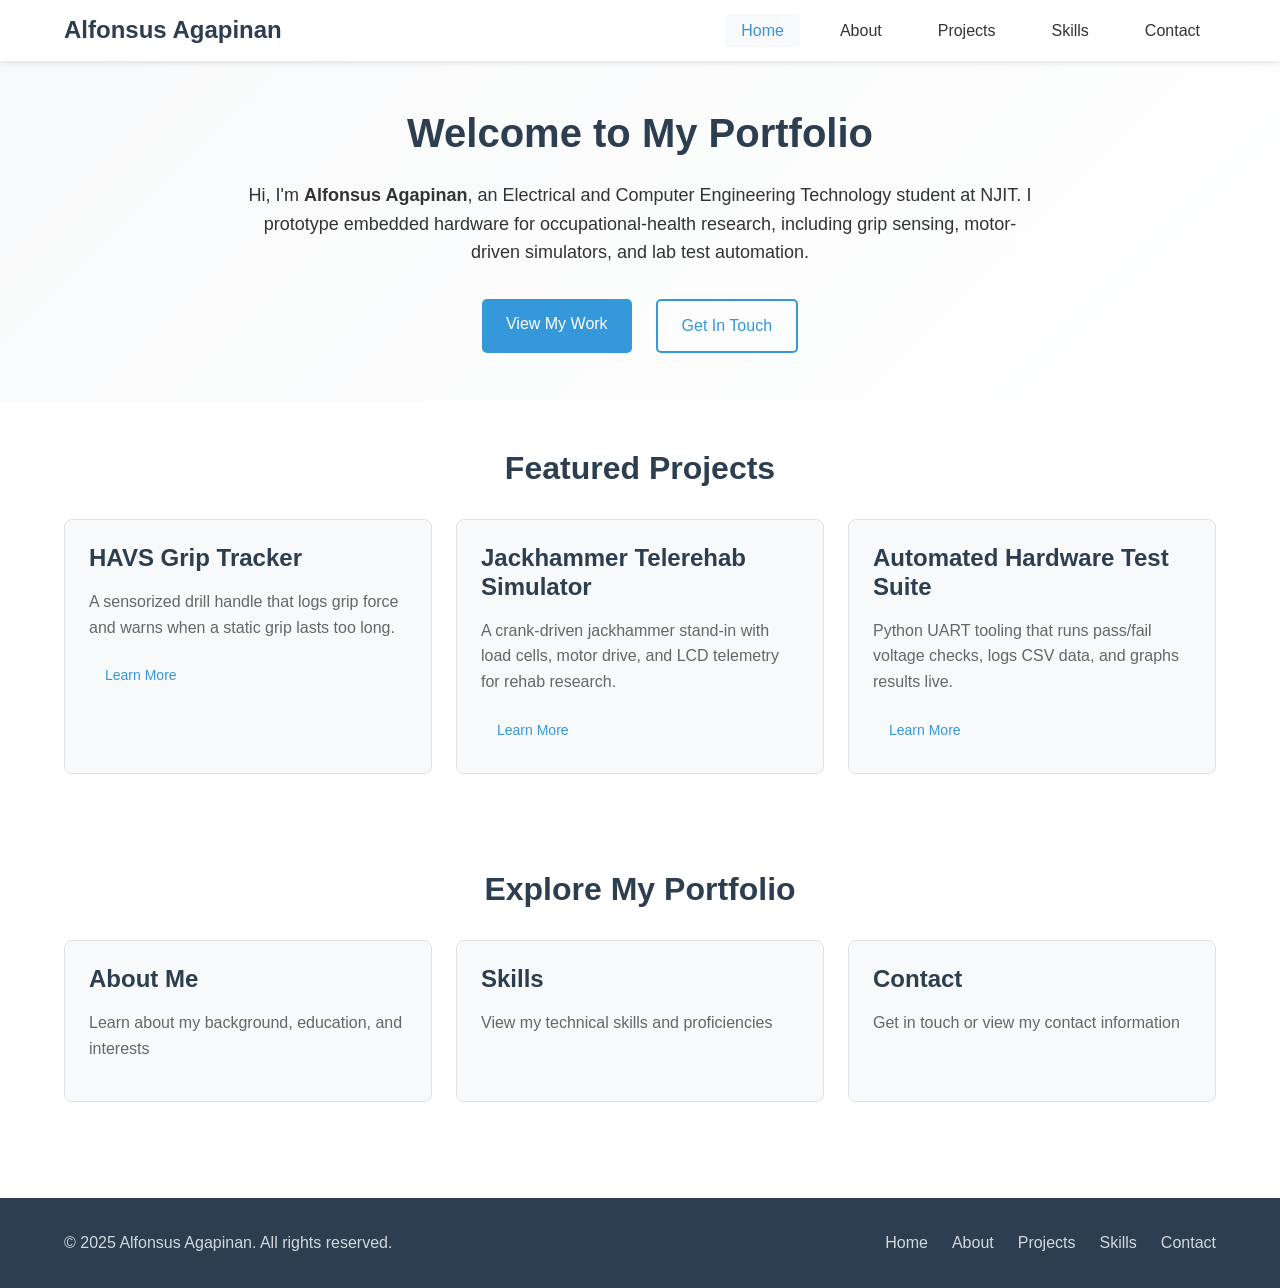
<file: index.html>
<!DOCTYPE html>
<html lang="en">
<head>
    <meta charset="UTF-8">
    <meta name="viewport" content="width=device-width, initial-scale=1.0">
    <meta name="description" content="Personal Portfolio Website - Home">
    <title>Home - Portfolio</title>
    <link rel="stylesheet" href="styles/style.css">
</head>
<body>
    <header>
        <div class="container">
            <div class="logo">
                <h1>Alfonsus Agapinan</h1>
            </div>
            <nav>
                <button class="hamburger" aria-label="Toggle navigation">
                    <span></span>
                    <span></span>
                    <span></span>
                </button>
                <ul class="nav-menu">
                    <li><a href="index.html" class="active">Home</a></li>
                    <li><a href="about.html">About</a></li>
                    <li><a href="projects.html">Projects</a></li>
                    <li><a href="skills.html">Skills</a></li>
                    <li><a href="contact.html">Contact</a></li>
                </ul>
            </nav>
        </div>
    </header>

    <main>
        <section class="hero">
            <div class="container">
                <div class="hero-content">
                    <h2>Welcome to My Portfolio</h2>
                    <p class="intro-text">
                        Hi, I'm <strong>Alfonsus Agapinan</strong>, an Electrical and Computer Engineering Technology student at NJIT.
                        I prototype embedded hardware for occupational-health research, including grip sensing, motor-driven simulators, and lab test automation.
                    </p>
                    <div class="cta-buttons">
                        <a href="projects.html" class="btn btn-primary">View My Work</a>
                        <a href="contact.html" class="btn btn-secondary">Get In Touch</a>
                    </div>
                </div>
            </div>
        </section>

        <section class="featured">
            <div class="container">
                <h2>Featured Projects</h2>
                <div class="featured-grid">
                    <div class="featured-card">
                        <h3>HAVS Grip Tracker</h3>
                        <p>A sensorized drill handle that logs grip force and warns when a static grip lasts too long.</p>
                        <a href="projects.html" class="btn btn-small">Learn More</a>
                    </div>
                    <div class="featured-card">
                        <h3>Jackhammer Telerehab Simulator</h3>
                        <p>A crank-driven jackhammer stand-in with load cells, motor drive, and LCD telemetry for rehab research.</p>
                        <a href="projects.html" class="btn btn-small">Learn More</a>
                    </div>
                    <div class="featured-card">
                        <h3>Automated Hardware Test Suite</h3>
                        <p>Python UART tooling that runs pass/fail voltage checks, logs CSV data, and graphs results live.</p>
                        <a href="projects.html" class="btn btn-small">Learn More</a>
                    </div>
                </div>
            </div>
        </section>

        <section class="quick-links">
            <div class="container">
                <h2>Explore My Portfolio</h2>
                <div class="links-grid">
                    <a href="about.html" class="link-card">
                        <h3>About Me</h3>
                        <p>Learn about my background, education, and interests</p>
                    </a>
                    <a href="skills.html" class="link-card">
                        <h3>Skills</h3>
                        <p>View my technical skills and proficiencies</p>
                    </a>
                    <a href="contact.html" class="link-card">
                        <h3>Contact</h3>
                        <p>Get in touch or view my contact information</p>
                    </a>
                </div>
            </div>
        </section>
    </main>

    <footer>
        <div class="container">
            <p>&copy; 2025 Alfonsus Agapinan. All rights reserved.</p>
            <div class="footer-links">
                <a href="index.html">Home</a>
                <a href="about.html">About</a>
                <a href="projects.html">Projects</a>
                <a href="skills.html">Skills</a>
                <a href="contact.html">Contact</a>
            </div>
        </div>
    </footer>

    <script src="scripts/main.js"></script>
</body>
</html>
</file>
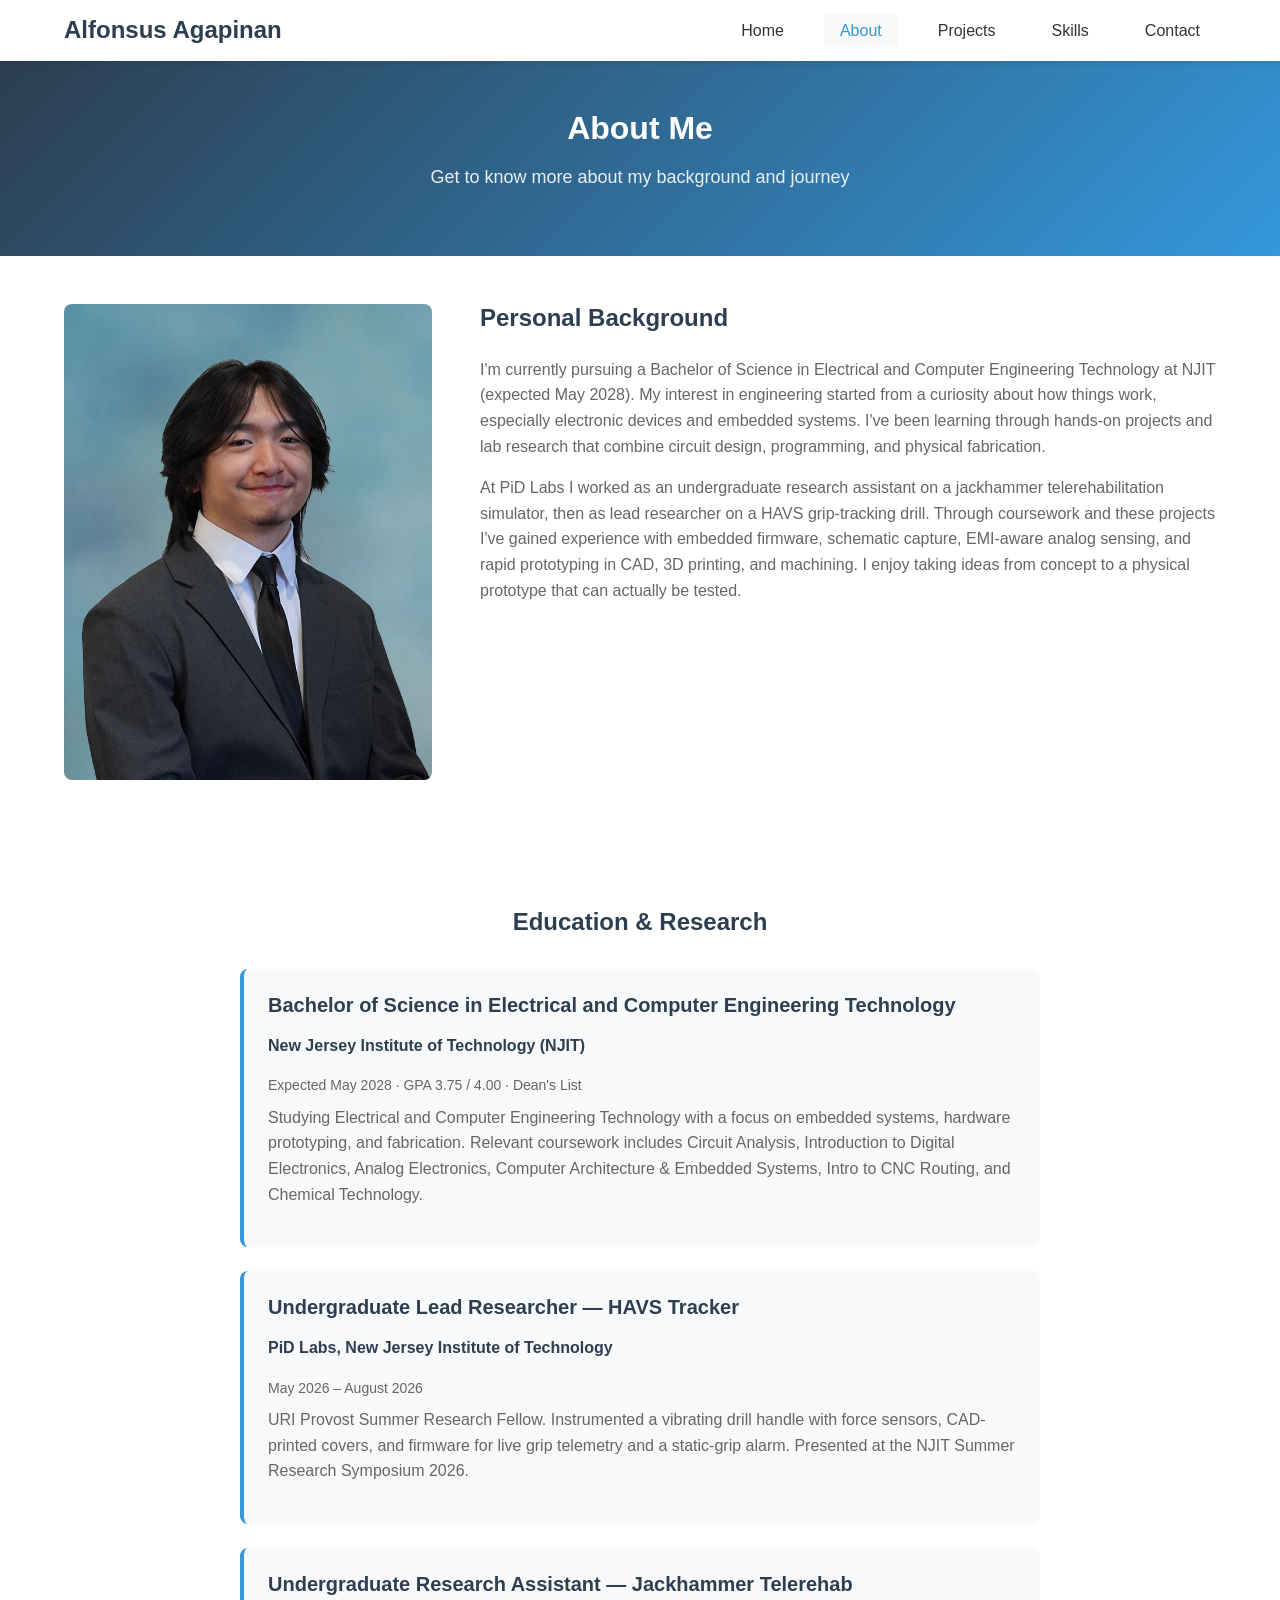
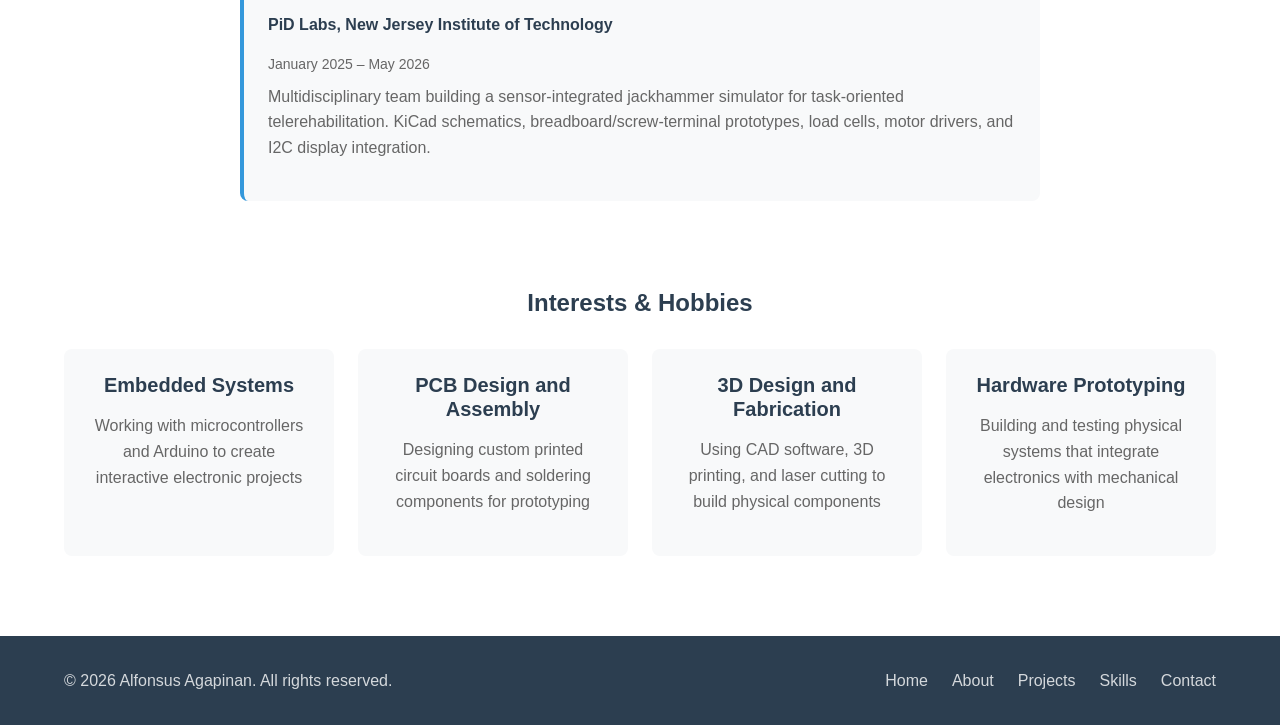
<file: about.html>
<!DOCTYPE html>
<html lang="en">
<head>
    <meta charset="UTF-8">
    <meta name="viewport" content="width=device-width, initial-scale=1.0">
    <meta name="description" content="About Me - Personal Background and Education">
    <title>About Me - Portfolio</title>
    <link rel="stylesheet" href="styles/style.css">
</head>
<body>
    <header>
        <div class="container">
            <div class="logo">
                <h1>Alfonsus Agapinan</h1>
            </div>
            <nav>
                <button class="hamburger" aria-label="Toggle navigation">
                    <span></span>
                    <span></span>
                    <span></span>
                </button>
                <ul class="nav-menu">
                    <li><a href="index.html">Home</a></li>
                    <li><a href="about.html" class="active">About</a></li>
                    <li><a href="projects.html">Projects</a></li>
                    <li><a href="skills.html">Skills</a></li>
                    <li><a href="contact.html">Contact</a></li>
                </ul>
            </nav>
        </div>
    </header>

    <main>
        <section class="page-header">
            <div class="container">
                <h2>About Me</h2>
                <p class="page-subtitle">Get to know more about my background and journey</p>
            </div>
        </section>

        <section class="about-content">
            <div class="container">
                <div class="about-grid">
                    <div class="about-image">
                        <img src="assets/images/bestportrait.png" alt="Alfonsus Agapinan" class="profile-photo">
                    </div>
                    <div class="about-text">
                        <h3>Personal Background</h3>
                        <p>
                            I'm currently pursuing a Bachelor of Science in Electrical and Computer Engineering Technology at NJIT
                            (expected May 2028). My interest in engineering started from a curiosity about how things work, especially
                            electronic devices and embedded systems. I've been learning through hands-on projects and lab research
                            that combine circuit design, programming, and physical fabrication.
                        </p>
                        <p>
                            At PiD Labs I worked as an undergraduate research assistant on a jackhammer telerehabilitation
                            simulator, then as lead researcher on a HAVS grip-tracking drill. Through coursework and these
                            projects I've gained experience with embedded firmware, schematic capture, EMI-aware analog sensing,
                            and rapid prototyping in CAD, 3D printing, and machining. I enjoy taking ideas from concept to a
                            physical prototype that can actually be tested.
                        </p>
                    </div>
                </div>
            </div>
        </section>

        <section class="education">
            <div class="container">
                <h3>Education &amp; Research</h3>
                <div class="education-timeline">
                    <div class="education-item">
                        <h4>Bachelor of Science in Electrical and Computer Engineering Technology</h4>
                        <p class="institution">New Jersey Institute of Technology (NJIT)</p>
                        <p class="dates">Expected May 2028 &middot; GPA 3.75 / 4.00 &middot; Dean's List</p>
                        <p class="details">
                            Studying Electrical and Computer Engineering Technology with a focus on embedded systems,
                            hardware prototyping, and fabrication. Relevant coursework includes Circuit Analysis,
                            Introduction to Digital Electronics, Analog Electronics, Computer Architecture &amp; Embedded Systems,
                            Intro to CNC Routing, and Chemical Technology.
                        </p>
                    </div>
                    <div class="education-item">
                        <h4>Undergraduate Lead Researcher — HAVS Tracker</h4>
                        <p class="institution">PiD Labs, New Jersey Institute of Technology</p>
                        <p class="dates">May 2026 – August 2026</p>
                        <p class="details">
                            URI Provost Summer Research Fellow. Instrumented a vibrating drill handle with force sensors,
                            CAD-printed covers, and firmware for live grip telemetry and a static-grip alarm.
                            Presented at the NJIT Summer Research Symposium 2026.
                        </p>
                    </div>
                    <div class="education-item">
                        <h4>Undergraduate Research Assistant — Jackhammer Telerehab</h4>
                        <p class="institution">PiD Labs, New Jersey Institute of Technology</p>
                        <p class="dates">January 2025 – May 2026</p>
                        <p class="details">
                            Multidisciplinary team building a sensor-integrated jackhammer simulator for task-oriented
                            telerehabilitation. KiCad schematics, breadboard/screw-terminal prototypes, load cells,
                            motor drivers, and I2C display integration.
                        </p>
                    </div>
                </div>
            </div>
        </section>

        <section class="interests">
            <div class="container">
                <h3>Interests & Hobbies</h3>
                <div class="interests-grid">
                    <div class="interest-card">
                        <h4>Embedded Systems</h4>
                        <p>Working with microcontrollers and Arduino to create interactive electronic projects</p>
                    </div>
                    <div class="interest-card">
                        <h4>PCB Design and Assembly</h4>
                        <p>Designing custom printed circuit boards and soldering components for prototyping</p>
                    </div>
                    <div class="interest-card">
                        <h4>3D Design and Fabrication</h4>
                        <p>Using CAD software, 3D printing, and laser cutting to build physical components</p>
                    </div>
                    <div class="interest-card">
                        <h4>Hardware Prototyping</h4>
                        <p>Building and testing physical systems that integrate electronics with mechanical design</p>
                    </div>
                </div>
            </div>
        </section>
    </main>

    <footer>
        <div class="container">
            <p>&copy; 2026 Alfonsus Agapinan. All rights reserved.</p>
            <div class="footer-links">
                <a href="index.html">Home</a>
                <a href="about.html">About</a>
                <a href="projects.html">Projects</a>
                <a href="skills.html">Skills</a>
                <a href="contact.html">Contact</a>
            </div>
        </div>
    </footer>

    <script src="scripts/main.js"></script>
</body>
</html>
</file>
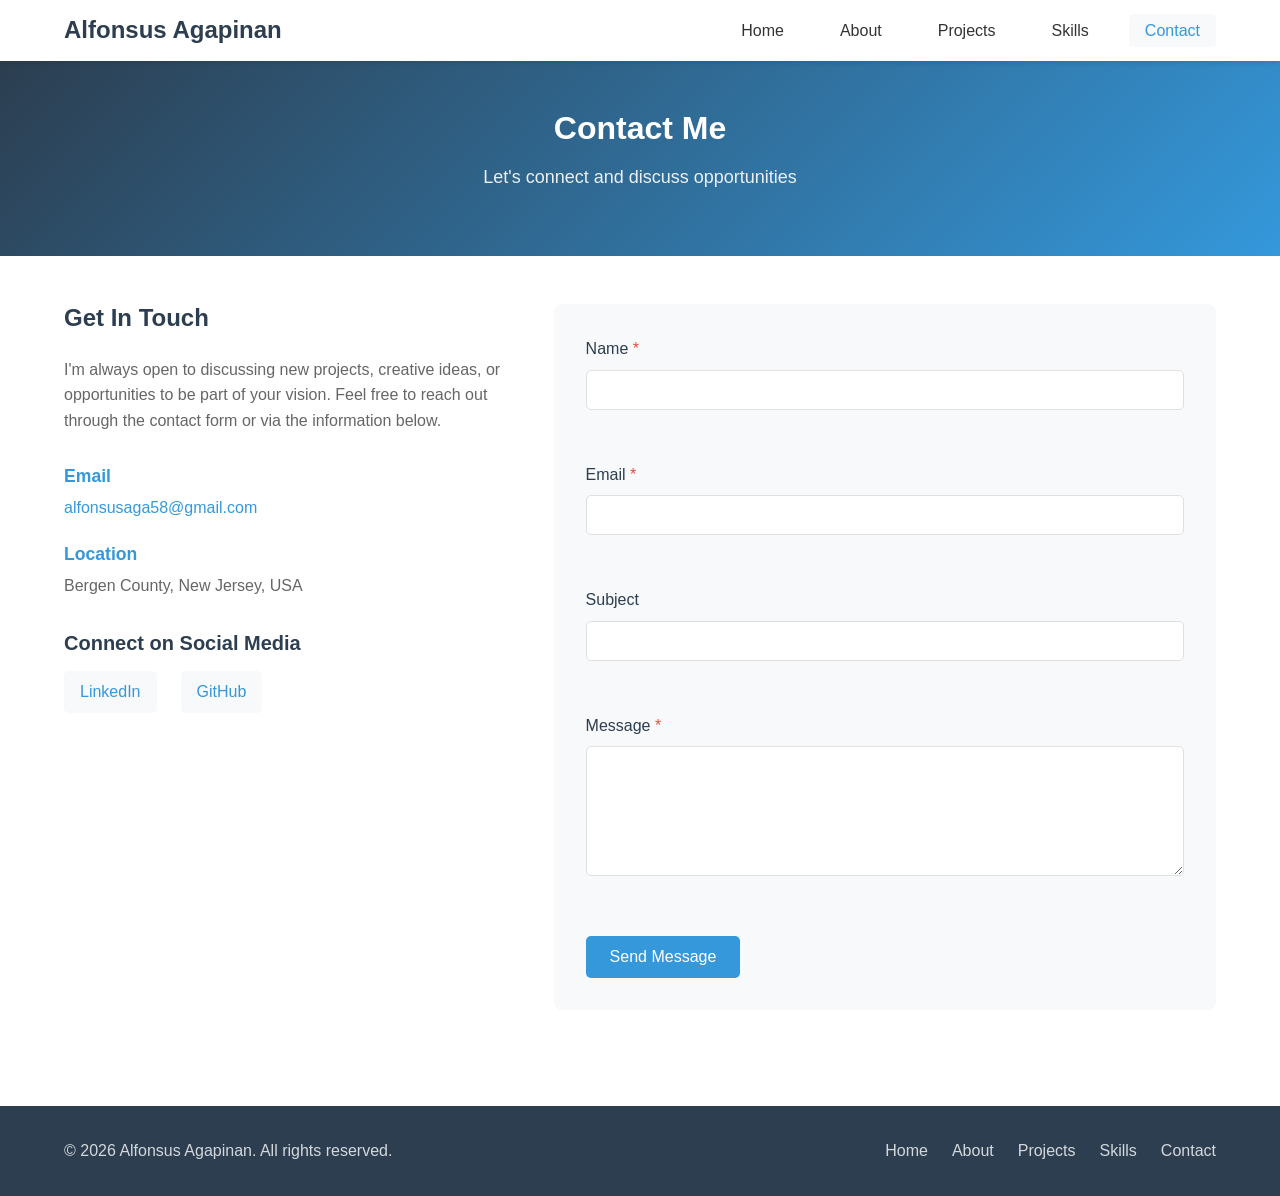
<file: contact.html>
<!DOCTYPE html>
<html lang="en">
<head>
    <meta charset="UTF-8">
    <meta name="viewport" content="width=device-width, initial-scale=1.0">
    <meta name="description" content="Contact - Get in Touch">
    <title>Contact - Portfolio</title>
    <link rel="stylesheet" href="styles/style.css">
</head>
<body>
    <header>
        <div class="container">
            <div class="logo">
                <h1>Alfonsus Agapinan</h1>
            </div>
            <nav>
                <button class="hamburger" aria-label="Toggle navigation">
                    <span></span>
                    <span></span>
                    <span></span>
                </button>
                <ul class="nav-menu">
                    <li><a href="index.html">Home</a></li>
                    <li><a href="about.html">About</a></li>
                    <li><a href="projects.html">Projects</a></li>
                    <li><a href="skills.html">Skills</a></li>
                    <li><a href="contact.html" class="active">Contact</a></li>
                </ul>
            </nav>
        </div>
    </header>

    <main>
        <section class="page-header">
            <div class="container">
                <h2>Contact Me</h2>
                <p class="page-subtitle">Let's connect and discuss opportunities</p>
            </div>
        </section>

        <section class="contact-content">
            <div class="container">
                <div class="contact-grid">
                    <div class="contact-info">
                        <h3>Get In Touch</h3>
                        <p>
                            I'm always open to discussing new projects, creative ideas, 
                            or opportunities to be part of your vision. Feel free to reach 
                            out through the contact form or via the information below.
                        </p>
                        
                        <div class="contact-details">
                            <div class="contact-item">
                                <h4>Email</h4>
                                <p><a href="mailto:alfonsusaga58@gmail.com">alfonsusaga58@gmail.com</a></p>
                            </div>
                            <div class="contact-item">
                                <h4>Location</h4>
                                <p>Bergen County, New Jersey, USA</p>
                            </div>
                        </div>

                        <div class="social-links">
                            <h4>Connect on Social Media</h4>
                            <div class="social-icons">
                                <a href="https://www.linkedin.com/in/alfonsus-agapinan-80449237b/" aria-label="LinkedIn" target="_blank">LinkedIn</a>
                                <a href="https://github.com/alphiea123" aria-label="GitHub" target="_blank">GitHub</a>
                            </div>
                        </div>
                    </div>

                    <div class="contact-form-container">
                        <form id="contact-form" class="contact-form" novalidate>
                            <div class="form-group">
                                <label for="name">Name <span class="required">*</span></label>
                                <input 
                                    type="text" 
                                    id="name" 
                                    name="name" 
                                    required 
                                    aria-required="true"
                                    aria-describedby="name-error"
                                >
                                <span class="error-message" id="name-error" role="alert"></span>
                            </div>

                            <div class="form-group">
                                <label for="email">Email <span class="required">*</span></label>
                                <input 
                                    type="email" 
                                    id="email" 
                                    name="email" 
                                    required 
                                    aria-required="true"
                                    aria-describedby="email-error"
                                >
                                <span class="error-message" id="email-error" role="alert"></span>
                            </div>

                            <div class="form-group">
                                <label for="subject">Subject</label>
                                <input 
                                    type="text" 
                                    id="subject" 
                                    name="subject"
                                    aria-describedby="subject-error"
                                >
                                <span class="error-message" id="subject-error" role="alert"></span>
                            </div>

                            <div class="form-group">
                                <label for="message">Message <span class="required">*</span></label>
                                <textarea 
                                    id="message" 
                                    name="message" 
                                    rows="6" 
                                    required 
                                    aria-required="true"
                                    aria-describedby="message-error"
                                ></textarea>
                                <span class="error-message" id="message-error" role="alert"></span>
                            </div>

                            <button type="submit" class="btn btn-primary">Send Message</button>
                            <div class="form-success" id="form-success" role="alert"></div>
                        </form>
                    </div>
                </div>
            </div>
        </section>
    </main>

    <footer>
        <div class="container">
            <p>&copy; 2026 Alfonsus Agapinan. All rights reserved.</p>
            <div class="footer-links">
                <a href="index.html">Home</a>
                <a href="about.html">About</a>
                <a href="projects.html">Projects</a>
                <a href="skills.html">Skills</a>
                <a href="contact.html">Contact</a>
            </div>
        </div>
    </footer>

    <script src="scripts/main.js"></script>
    <script src="scripts/form.js"></script>
</body>
</html>
</file>
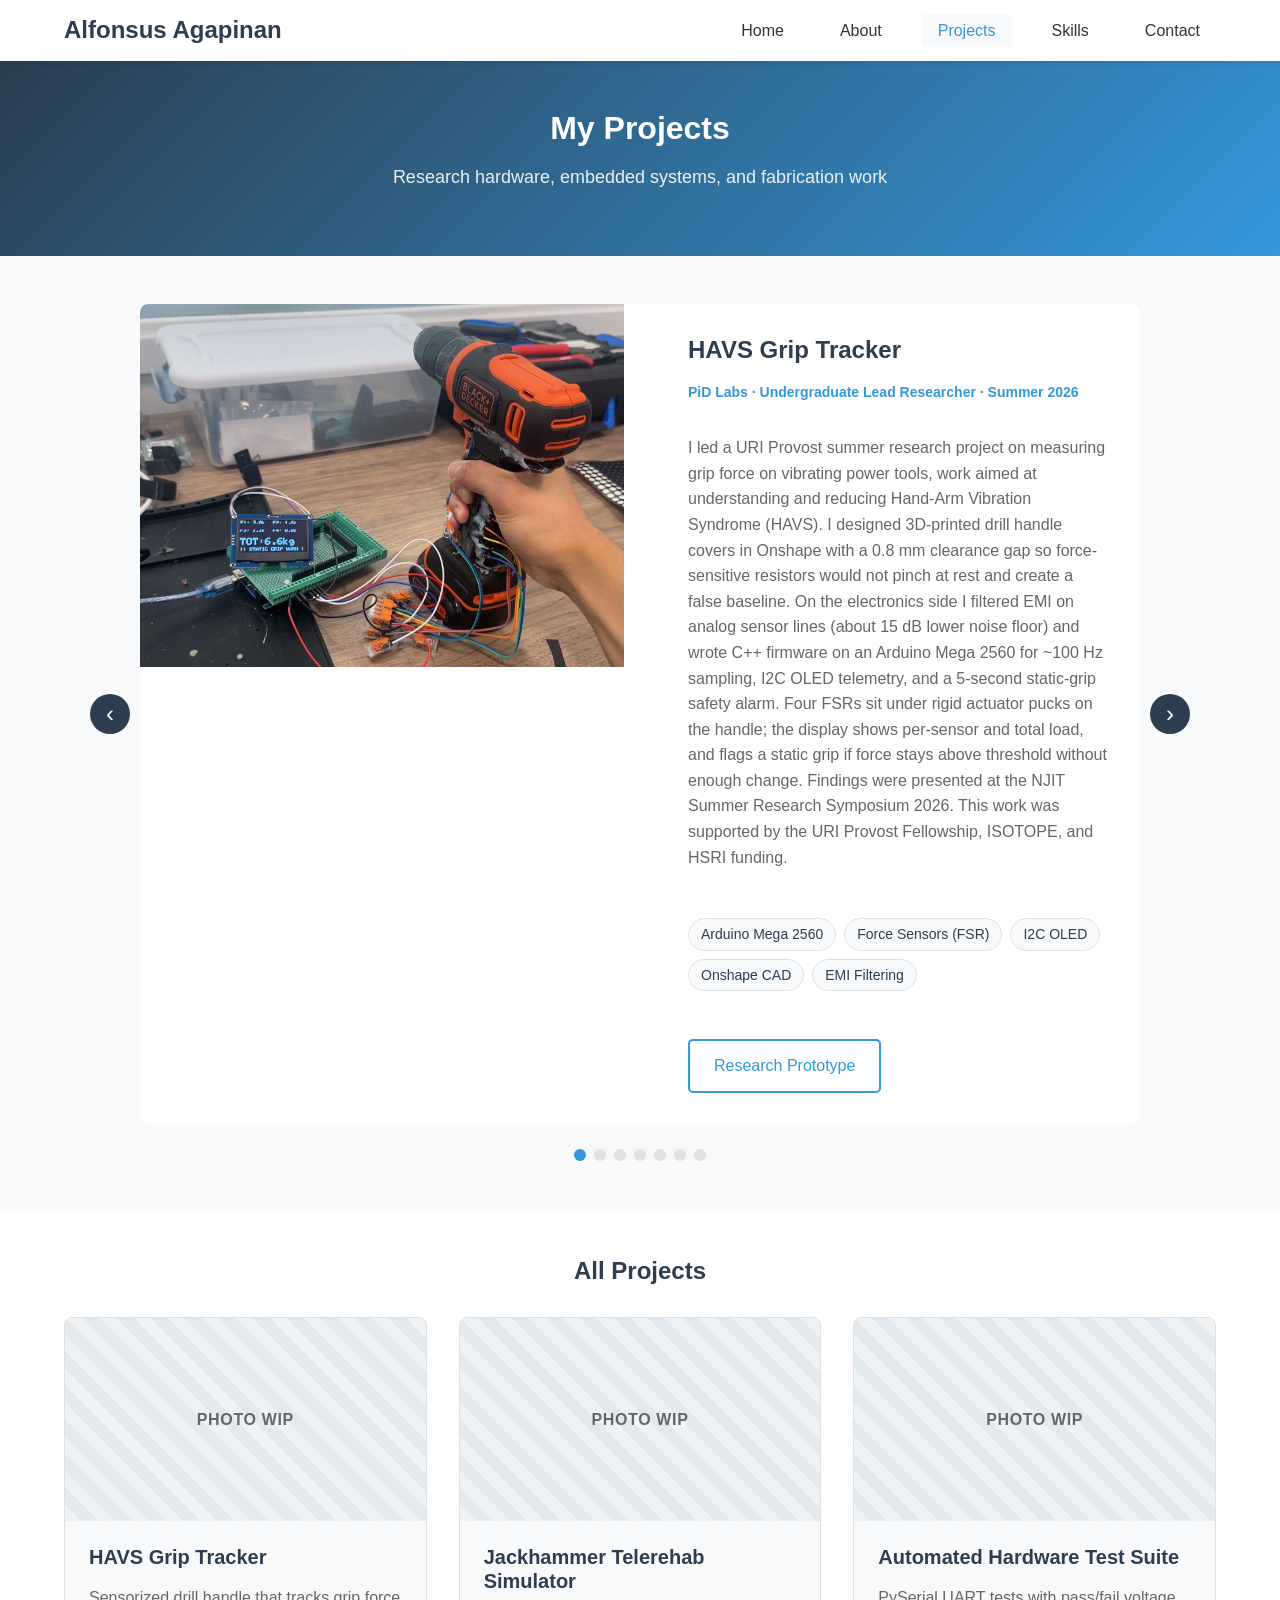
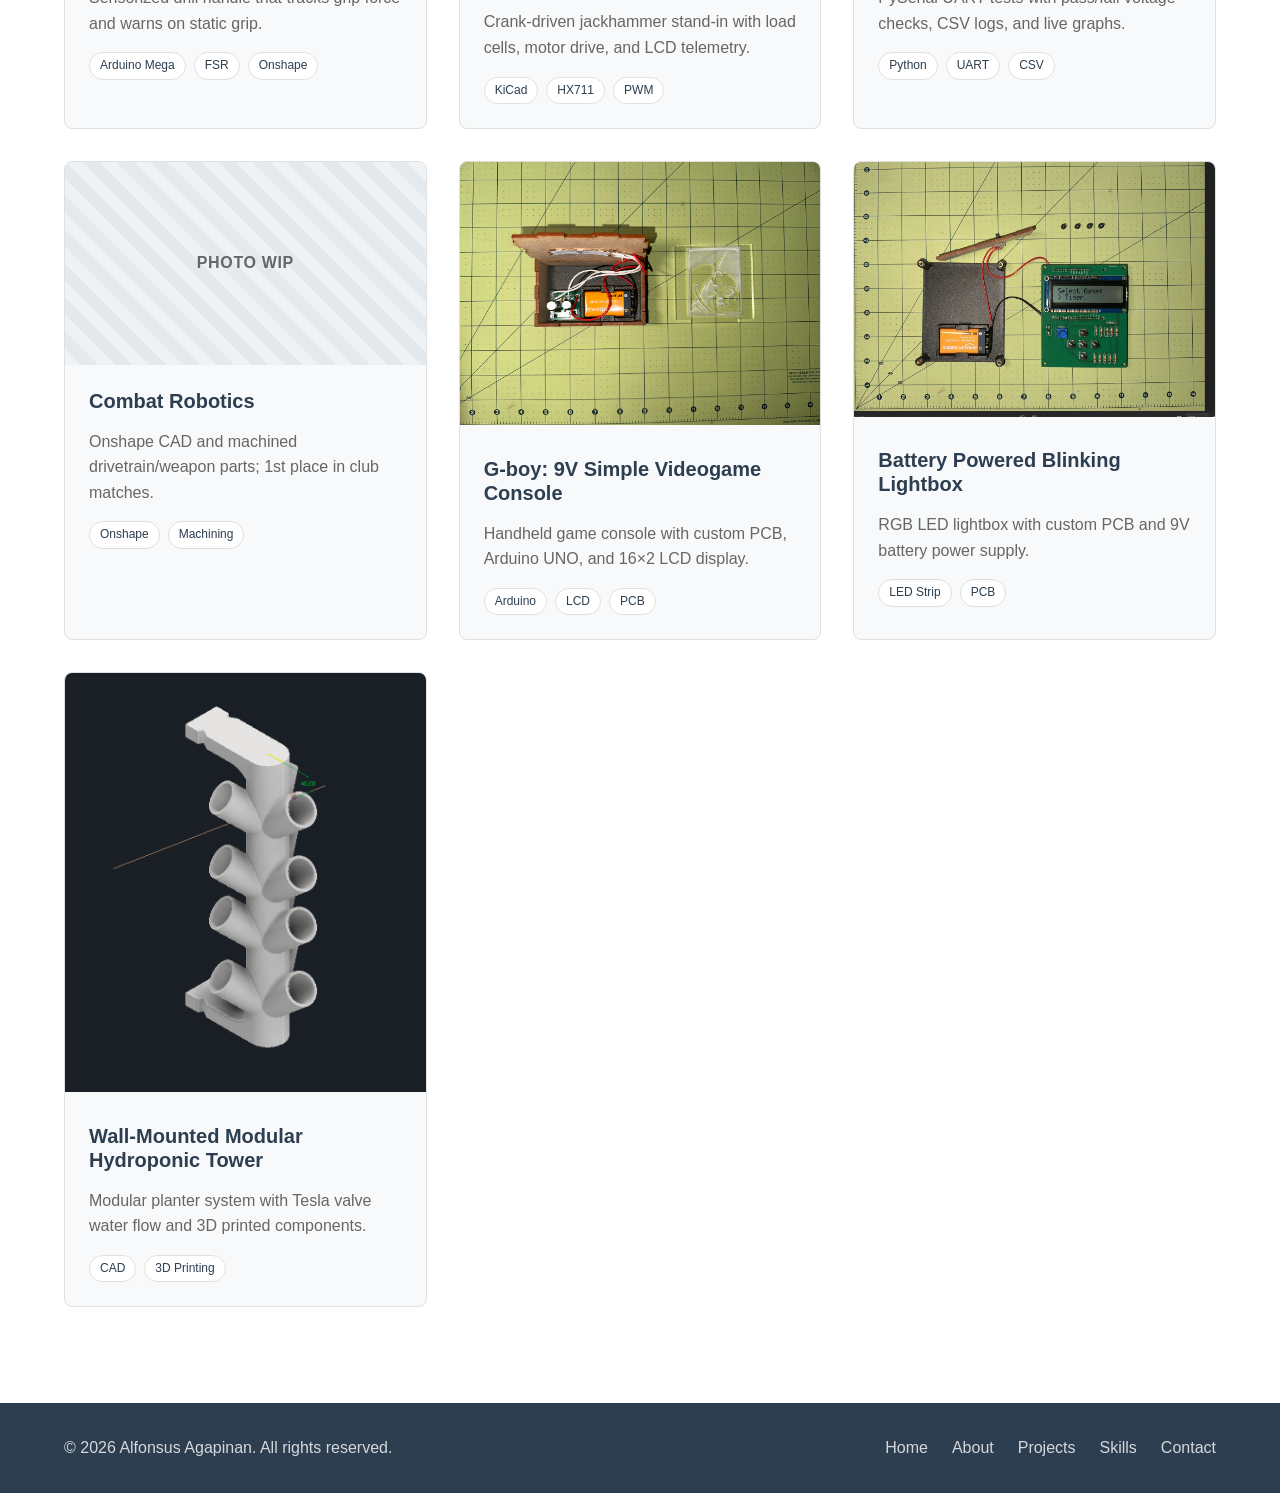
<file: projects.html>
<!DOCTYPE html>
<html lang="en">
<head>
    <meta charset="UTF-8">
    <meta name="viewport" content="width=device-width, initial-scale=1.0">
    <meta name="description" content="Projects - Showcase of My Work">
    <title>Projects - Portfolio</title>
    <link rel="stylesheet" href="styles/style.css">
</head>
<body>
    <header>
        <div class="container">
            <div class="logo">
                <h1>Alfonsus Agapinan</h1>
            </div>
            <nav>
                <button class="hamburger" aria-label="Toggle navigation">
                    <span></span>
                    <span></span>
                    <span></span>
                </button>
                <ul class="nav-menu">
                    <li><a href="index.html">Home</a></li>
                    <li><a href="about.html">About</a></li>
                    <li><a href="projects.html" class="active">Projects</a></li>
                    <li><a href="skills.html">Skills</a></li>
                    <li><a href="contact.html">Contact</a></li>
                </ul>
            </nav>
        </div>
    </header>

    <main>
        <section class="page-header">
            <div class="container">
                <h2>My Projects</h2>
                <p class="page-subtitle">Research hardware, embedded systems, and fabrication work</p>
            </div>
        </section>

        <section class="projects-carousel">
            <div class="container">
                <div class="carousel-container">
                    <button class="carousel-btn prev" aria-label="Previous project">&#8249;</button>
                    <div class="carousel-wrapper">
                        <div class="carousel-track">
                            <div class="project-slide active">
                                <div class="project-image">
                                    <img src="assets/images/havs-tracker.png" alt="HAVS Grip Tracker prototype" class="project-image-img">
                                </div>
                                <div class="project-info">
                                    <h3>HAVS Grip Tracker</h3>
                                    <p class="project-meta">PiD Labs &middot; Undergraduate Lead Researcher &middot; Summer 2026</p>
                                    <p class="project-description">
                                        I led a URI Provost summer research project on measuring grip force on vibrating
                                        power tools, work aimed at understanding and reducing Hand-Arm Vibration Syndrome (HAVS).
                                        I designed 3D-printed drill handle covers in Onshape with a 0.8&nbsp;mm clearance gap so
                                        force-sensitive resistors would not pinch at rest and create a false baseline. On the
                                        electronics side I filtered EMI on analog sensor lines (about 15&nbsp;dB lower noise floor)
                                        and wrote C++ firmware on an Arduino Mega 2560 for ~100&nbsp;Hz sampling, I2C OLED telemetry,
                                        and a 5-second static-grip safety alarm. Four FSRs sit under rigid actuator pucks on the
                                        handle; the display shows per-sensor and total load, and flags a static grip if force
                                        stays above threshold without enough change. Findings were presented at the NJIT Summer
                                        Research Symposium 2026. This work was supported by the URI Provost Fellowship, ISOTOPE,
                                        and HSRI funding.
                                    </p>
                                    <div class="project-tech">
                                        <span class="tech-tag">Arduino Mega 2560</span>
                                        <span class="tech-tag">Force Sensors (FSR)</span>
                                        <span class="tech-tag">I2C OLED</span>
                                        <span class="tech-tag">Onshape CAD</span>
                                        <span class="tech-tag">EMI Filtering</span>
                                    </div>
                                    <div class="project-links">
                                        <span class="btn btn-secondary" style="cursor: default;">Research Prototype</span>
                                    </div>
                                </div>
                            </div>

                            <div class="project-slide">
                                <div class="project-image project-media">
                                    <img src="assets/images/Jackhammer-simulator.png" alt="Jackhammer Telerehab Simulator" class="project-image-img">
                                    <div class="mechanism-panel">
                                        <p class="mechanism-caption">How it moves: a motor crank drives a reciprocating bit, like a small locomotive linkage.</p>
                                        <div class="mechanism-stage">
                                            <svg class="jackhammer-svg" viewBox="0 0 280 320" role="img" aria-label="Animation of a crank converting rotation into a reciprocating jackhammer bit">
                                                <defs>
                                                    <linearGradient id="housingGrad" x1="0" y1="0" x2="1" y2="1">
                                                        <stop offset="0%" stop-color="#4a6278"/>
                                                        <stop offset="100%" stop-color="#2c3e50"/>
                                                    </linearGradient>
                                                </defs>
                                                <rect x="78" y="8" width="124" height="36" rx="8" fill="#3498db"/>
                                                <rect x="108" y="0" width="64" height="18" rx="6" fill="#5dade2"/>
                                                <rect x="70" y="40" width="140" height="168" rx="16" fill="url(#housingGrad)"/>
                                                <rect x="82" y="52" width="116" height="144" rx="10" fill="#1a252f"/>
                                                <g class="flywheel">
                                                    <circle cx="140" cy="118" r="46" fill="#34495e" stroke="#95a5a6" stroke-width="4"/>
                                                    <circle cx="140" cy="118" r="8" fill="#ecf0f1"/>
                                                    <line x1="140" y1="118" x2="140" y2="80" stroke="#e74c3c" stroke-width="4" stroke-linecap="round"/>
                                                    <circle cx="140" cy="80" r="7" fill="#e74c3c"/>
                                                </g>
                                                <g class="yoke">
                                                    <rect x="96" y="150" width="88" height="22" rx="4" fill="#7f8c8d"/>
                                                    <rect x="104" y="154" width="72" height="14" rx="3" fill="#1a252f"/>
                                                    <rect x="132" y="170" width="16" height="78" fill="#bdc3c7"/>
                                                    <polygon points="128,248 152,248 140,278" fill="#95a5a6"/>
                                                    <polygon points="132,272 148,272 140,296" fill="#7f8c8d"/>
                                                </g>
                                                <rect x="40" y="298" width="200" height="14" rx="3" fill="#566573"/>
                                                <rect x="118" y="292" width="44" height="10" fill="#7f8c8d"/>
                                            </svg>
                                        </div>
                                    </div>
                                </div>
                                <div class="project-info">
                                    <h3>Jackhammer Simulator for Telerehabilitation</h3>
                                    <p class="project-meta">PiD Labs &middot; Undergraduate Research Assistant &middot; 2025–2026</p>
                                    <p class="project-description">
                                        On a 4-person multidisciplinary team I helped build a robotic jackhammer simulator
                                        for task-oriented telerehabilitation, advised by Dr. Roni Barak Ventura. The idea is
                                        a safe, sensor-integrated stand-in for a real jackhammer so injured construction workers
                                        can retrain grip, posture, and vibration tolerance without clinic-only therapy.
                                        I drafted KiCad schematics and custom component symbols, then built and debugged
                                        breadboard and screw-terminal prototypes tying a microcontroller to HX711 load-cell
                                        modules, motor drivers, and an I2C 1602 LCD. A locomotive-style crank converts rotary
                                        motor motion into a reciprocating bit, which is what the animation on the left shows.
                                        The team secured and managed $3,000+ in project funding for this work.
                                    </p>
                                    <div class="project-tech">
                                        <span class="tech-tag">KiCad</span>
                                        <span class="tech-tag">HX711 Load Cells</span>
                                        <span class="tech-tag">PWM Motor Control</span>
                                        <span class="tech-tag">I2C LCD</span>
                                        <span class="tech-tag">Arduino</span>
                                    </div>
                                    <div class="project-links">
                                        <span class="btn btn-secondary" style="cursor: default;">Hardware Prototype</span>
                                    </div>
                                </div>
                            </div>

                            <div class="project-slide">
                                <div class="project-image">
                                    <div class="wip-placeholder">
                                        <strong>Photo WIP</strong>
                                        <span>Add <code>assets/images/hardware-test-suite.jpg</code></span>
                                    </div>
                                </div>
                                <div class="project-info">
                                    <h3>Automated Python Hardware Test Suite</h3>
                                    <p class="project-meta">Personal / lab tooling &middot; 2026</p>
                                    <p class="project-description">
                                        I built a Python (PySerial) script that reads microcontroller data over UART at
                                        9600 baud and runs automatic pass/fail voltage checks in a 3.0&nbsp;V to 3.6&nbsp;V window.
                                        Over 100 continuous test runs, that cut manual testing time by about 85%. Results
                                        are written straight to CSV with live VPython graphs so the same log can be opened
                                        in Excel for later analysis.
                                    </p>
                                    <div class="project-tech">
                                        <span class="tech-tag">Python</span>
                                        <span class="tech-tag">PySerial</span>
                                        <span class="tech-tag">UART</span>
                                        <span class="tech-tag">CSV Logging</span>
                                        <span class="tech-tag">VPython</span>
                                    </div>
                                    <div class="project-links">
                                        <span class="btn btn-secondary" style="cursor: default;">Lab Tooling</span>
                                    </div>
                                </div>
                            </div>

                            <div class="project-slide">
                                <div class="project-media media-collage">
                                    <img src="assets/images/combat-robot.gif" alt="Robot in action" class="collage-main">
                                    
                                    <div class="collage-row">
                                        <img src="assets/images/robot-pic-1.png" alt="Robot detail 1" class="collage-sub">
                                        <img src="assets/images/robot-pic-2.png" alt="Robot detail 2" class="collage-sub">
                                    </div>
                                </div>
                                <div class="project-info">
                                    <h3>Combat Robotics — NJIT Robotics Club</h3>
                                    <p class="project-meta">NJIT Robotics Club &middot; 2025</p>
                                    <p class="project-description">
                                        I designed 3D robot assemblies in Onshape under tight weight limits (±0.1&nbsp;oz) and
                                        machined custom parts to about ±0.005&nbsp;in. I built and tested drivetrain and weapon
                                        subsystems across 10+ stress tests. The robot took 1st place in club matches.
                                        I also won 1st place in NJIT's Makerspace Speed-CAD Challenge for fast, accurate
                                        3D modeling under a time limit.
                                    </p>
                                    <div class="project-tech">
                                        <span class="tech-tag">Onshape CAD</span>
                                        <span class="tech-tag">Precision Machining</span>
                                        <span class="tech-tag">Stress Testing</span>
                                    </div>
                                    <div class="project-links">
                                        <span class="btn btn-secondary" style="cursor: default;">Club Competition</span>
                                    </div>
                                </div>
                            </div>

                            <div class="project-slide">
                                <div class="project-image">
                                    <img src="assets/images/project1.png" alt="G-boy 9V Simple Videogame Console" class="project-image-img">
                                </div>
                                <div class="project-info">
                                    <h3>G-boy: 9V Simple Videogame Console</h3>
                                    <p class="project-meta">Personal hardware project &middot; 2024</p>
                                    <p class="project-description">
                                        I built and soldered a handheld game console using a custom manufactured PCB and an Arduino UNO.
                                        The console runs games that I coded myself and displays them on a 16×2 LCD screen interfaced in 8-bit mode.
                                        I hand-soldered 40+ SMD and through-hole parts and used a 16-channel logic analyzer to fix display
                                        timing bugs across 9 game modes. The whole system runs from a 9V battery.
                                    </p>
                                    <div class="project-tech">
                                        <span class="tech-tag">Arduino UNO</span>
                                        <span class="tech-tag">16×2 LCD</span>
                                        <span class="tech-tag">Custom PCB</span>
                                        <span class="tech-tag">Logic Analyzer</span>
                                    </div>
                                    <div class="project-links">
                                        <a href="https://alfonsus-portfolio.pages.dev/" class="btn btn-primary" target="_blank">View Project</a>
                                    </div>
                                </div>
                            </div>

                            <div class="project-slide">
                                <div class="project-image">
                                    <img src="assets/images/project2.png" alt="Battery Powered Blinking Lightbox" class="project-image-img">
                                </div>
                                <div class="project-info">
                                    <h3>Battery Powered Blinking Lightbox</h3>
                                    <p class="project-description">
                                        I created a custom lightbox using an RGB LED strip connected to a custom designed and soldered PCB.
                                        The system is powered by a 9V battery, making it completely portable. I designed the PCB layout
                                        to handle the LED strip control and power management. The project involved learning about LED
                                        driver circuits, power consumption considerations for battery powered devices, and proper soldering
                                        techniques for PCB assembly.
                                    </p>
                                    <div class="project-tech">
                                        <span class="tech-tag">RGB LED Strip</span>
                                        <span class="tech-tag">Custom PCB</span>
                                        <span class="tech-tag">9V Battery</span>
                                        <span class="tech-tag">Soldering</span>
                                    </div>
                                    <div class="project-links">
                                        <a href="https://alfonsus-portfolio.pages.dev/" class="btn btn-primary" target="_blank">View Project</a>
                                    </div>
                                </div>
                            </div>

                            <div class="project-slide">
                                <div class="project-image">
                                    <img src="assets/images/project3.png" alt="Wall-Mounted Modular Hydroponic Tower" class="project-image-img">
                                </div>
                                <div class="project-info">
                                    <h3>Wall-Mounted Modular Hydroponic Tower</h3>
                                    <p class="project-description">
                                        This project is a work in progress that combines engineering design with sustainable
                                        urban gardening. I'm designing a wall-mounted modular planter system inspired by vertical hydroponic
                                        towers, redesigned to be modular for small spaces. Cylindrical segments can attach side-by-side or stack,
                                        and Tesla-valve-inspired channels let water drain downward while resisting reverse flow.
                                        I'm using 3D printing to prototype the modules and mounts.
                                    </p>
                                    <div class="project-tech">
                                        <span class="tech-tag">CAD Design</span>
                                        <span class="tech-tag">3D Printing</span>
                                        <span class="tech-tag">Modular Design</span>
                                        <span class="tech-tag">Tesla Valve</span>
                                    </div>
                                    <div class="project-links">
                                        <span class="btn btn-secondary" style="cursor: default;">Work in Progress</span>
                                    </div>
                                </div>
                            </div>
                        </div>
                    </div>
                    <button class="carousel-btn next" aria-label="Next project">&#8250;</button>
                </div>
                <div class="carousel-dots">
                    <button class="dot active" aria-label="Go to project 1"></button>
                    <button class="dot" aria-label="Go to project 2"></button>
                    <button class="dot" aria-label="Go to project 3"></button>
                    <button class="dot" aria-label="Go to project 4"></button>
                    <button class="dot" aria-label="Go to project 5"></button>
                    <button class="dot" aria-label="Go to project 6"></button>
                    <button class="dot" aria-label="Go to project 7"></button>
                </div>
            </div>
        </section>

        <section class="projects-grid">
            <div class="container">
                <h3>All Projects</h3>
                <div class="projects-list">
                    <div class="project-card">
                        <div class="project-card-image">
                            <div class="wip-placeholder wip-placeholder-small">Photo WIP</div>
                        </div>
                        <div class="project-card-content">
                            <h4>HAVS Grip Tracker</h4>
                            <p>Sensorized drill handle that tracks grip force and warns on static grip.</p>
                            <div class="project-card-tech">
                                <span class="tech-tag-small">Arduino Mega</span>
                                <span class="tech-tag-small">FSR</span>
                                <span class="tech-tag-small">Onshape</span>
                            </div>
                        </div>
                    </div>

                    <div class="project-card">
                        <div class="project-card-image">
                            <div class="wip-placeholder wip-placeholder-small">Photo WIP</div>
                        </div>
                        <div class="project-card-content">
                            <h4>Jackhammer Telerehab Simulator</h4>
                            <p>Crank-driven jackhammer stand-in with load cells, motor drive, and LCD telemetry.</p>
                            <div class="project-card-tech">
                                <span class="tech-tag-small">KiCad</span>
                                <span class="tech-tag-small">HX711</span>
                                <span class="tech-tag-small">PWM</span>
                            </div>
                        </div>
                    </div>

                    <div class="project-card">
                        <div class="project-card-image">
                            <div class="wip-placeholder wip-placeholder-small">Photo WIP</div>
                        </div>
                        <div class="project-card-content">
                            <h4>Automated Hardware Test Suite</h4>
                            <p>PySerial UART tests with pass/fail voltage checks, CSV logs, and live graphs.</p>
                            <div class="project-card-tech">
                                <span class="tech-tag-small">Python</span>
                                <span class="tech-tag-small">UART</span>
                                <span class="tech-tag-small">CSV</span>
                            </div>
                        </div>
                    </div>

                    <div class="project-card">
                        <div class="project-card-image">
                            <div class="wip-placeholder wip-placeholder-small">Photo WIP</div>
                        </div>
                        <div class="project-card-content">
                            <h4>Combat Robotics</h4>
                            <p>Onshape CAD and machined drivetrain/weapon parts; 1st place in club matches.</p>
                            <div class="project-card-tech">
                                <span class="tech-tag-small">Onshape</span>
                                <span class="tech-tag-small">Machining</span>
                            </div>
                        </div>
                    </div>

                    <div class="project-card">
                        <div class="project-card-image">
                            <img src="assets/images/project1.png" alt="G-boy 9V Simple Videogame Console" style="width: 100%; height: 100%; object-fit: cover;">
                        </div>
                        <div class="project-card-content">
                            <h4>G-boy: 9V Simple Videogame Console</h4>
                            <p>Handheld game console with custom PCB, Arduino UNO, and 16×2 LCD display.</p>
                            <div class="project-card-tech">
                                <span class="tech-tag-small">Arduino</span>
                                <span class="tech-tag-small">LCD</span>
                                <span class="tech-tag-small">PCB</span>
                            </div>
                        </div>
                    </div>

                    <div class="project-card">
                        <div class="project-card-image">
                            <img src="assets/images/project2.png" alt="Battery Powered Blinking Lightbox" style="width: 100%; height: 100%; object-fit: cover;">
                        </div>
                        <div class="project-card-content">
                            <h4>Battery Powered Blinking Lightbox</h4>
                            <p>RGB LED lightbox with custom PCB and 9V battery power supply.</p>
                            <div class="project-card-tech">
                                <span class="tech-tag-small">LED Strip</span>
                                <span class="tech-tag-small">PCB</span>
                            </div>
                        </div>
                    </div>

                    <div class="project-card">
                        <div class="project-card-image">
                            <img src="assets/images/project3.png" alt="Wall-Mounted Modular Hydroponic Tower" style="width: 100%; height: 100%; object-fit: cover;">
                        </div>
                        <div class="project-card-content">
                            <h4>Wall-Mounted Modular Hydroponic Tower</h4>
                            <p>Modular planter system with Tesla valve water flow and 3D printed components.</p>
                            <div class="project-card-tech">
                                <span class="tech-tag-small">CAD</span>
                                <span class="tech-tag-small">3D Printing</span>
                            </div>
                        </div>
                    </div>
                </div>
            </div>
        </section>
    </main>

    <footer>
        <div class="container">
            <p>&copy; 2026 Alfonsus Agapinan. All rights reserved.</p>
            <div class="footer-links">
                <a href="index.html">Home</a>
                <a href="about.html">About</a>
                <a href="projects.html">Projects</a>
                <a href="skills.html">Skills</a>
                <a href="contact.html">Contact</a>
            </div>
        </div>
    </footer>

    <script src="scripts/main.js"></script>
    <script src="scripts/carousel.js"></script>
    <script src="scripts/mechanism.js"></script>
</body>
</html>
</file>
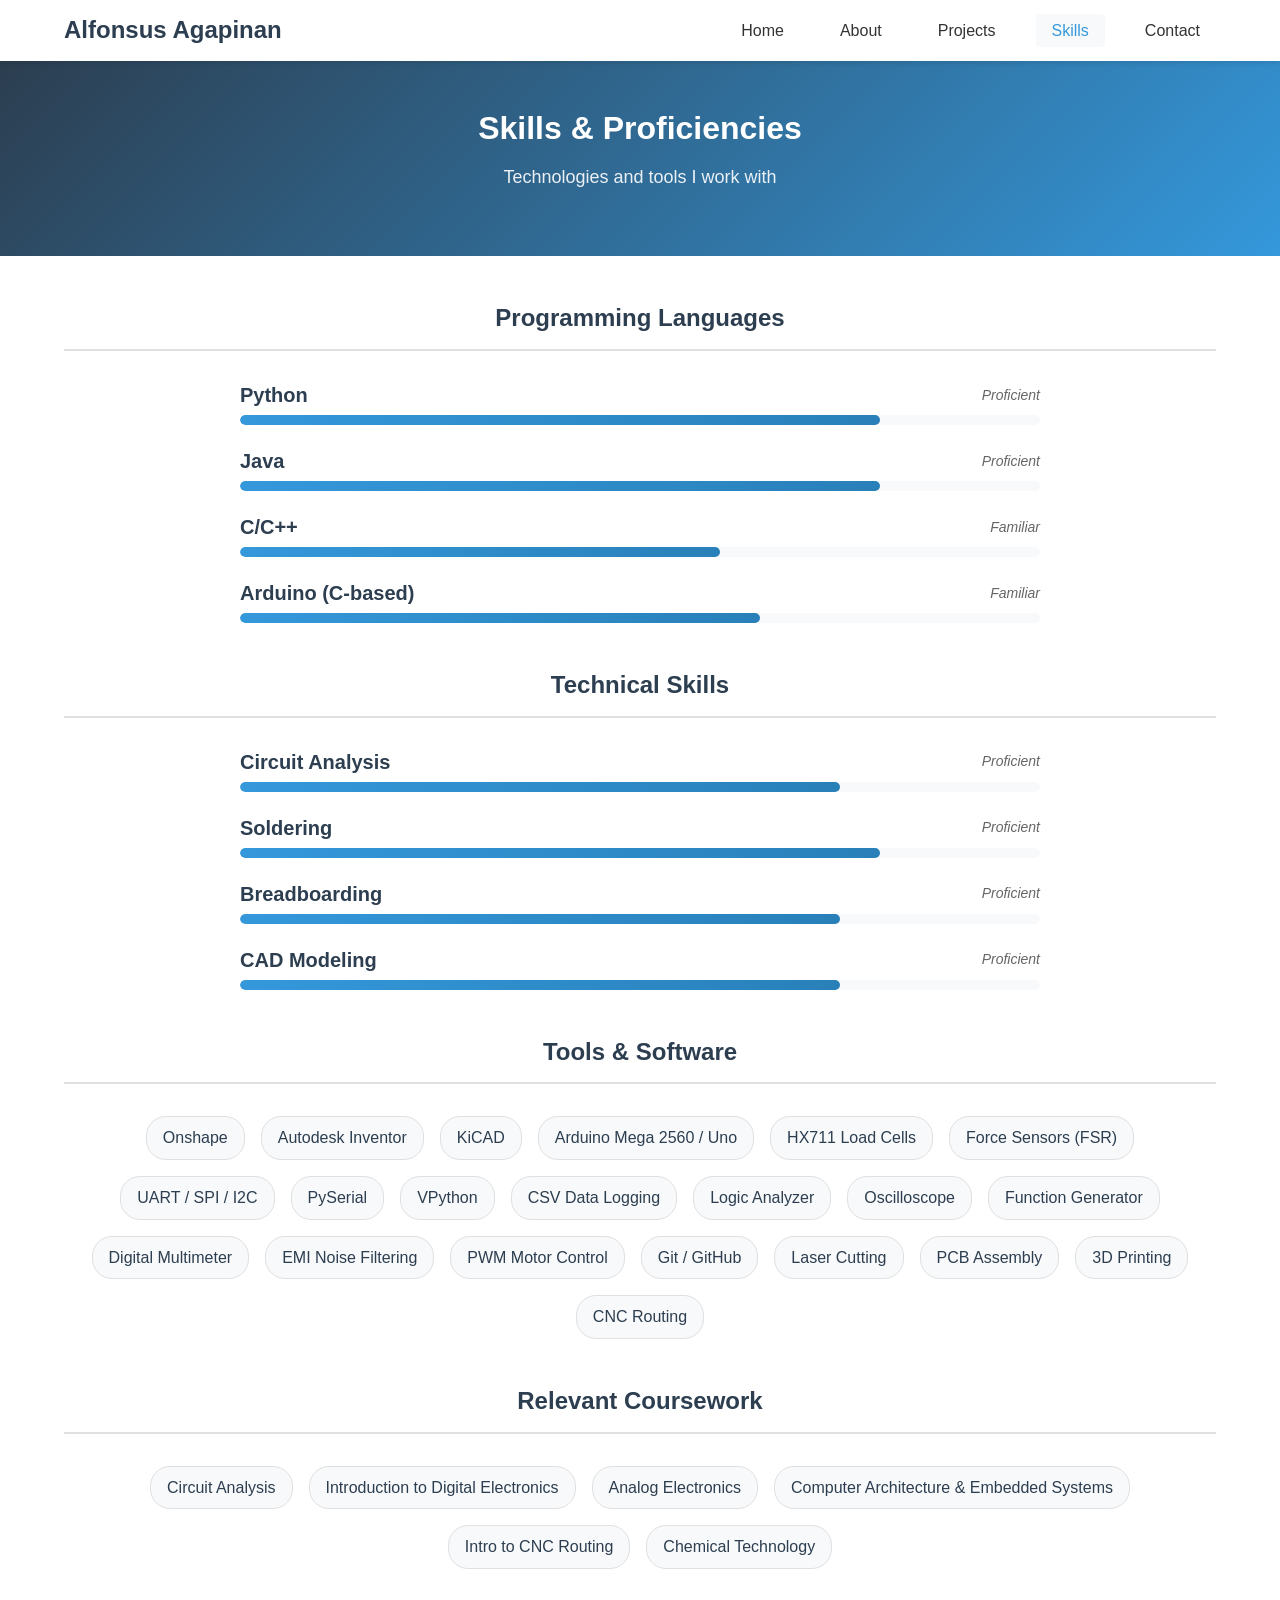
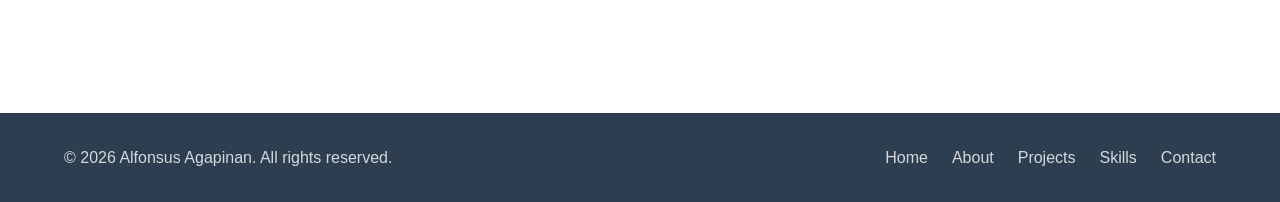
<file: skills.html>
<!DOCTYPE html>
<html lang="en">
<head>
    <meta charset="UTF-8">
    <meta name="viewport" content="width=device-width, initial-scale=1.0">
    <meta name="description" content="Skills - Technical Skills and Proficiencies">
    <title>Skills - Portfolio</title>
    <link rel="stylesheet" href="styles/style.css">
</head>
<body>
    <header>
        <div class="container">
            <div class="logo">
                <h1>Alfonsus Agapinan</h1>
            </div>
            <nav>
                <button class="hamburger" aria-label="Toggle navigation">
                    <span></span>
                    <span></span>
                    <span></span>
                </button>
                <ul class="nav-menu">
                    <li><a href="index.html">Home</a></li>
                    <li><a href="about.html">About</a></li>
                    <li><a href="projects.html">Projects</a></li>
                    <li><a href="skills.html" class="active">Skills</a></li>
                    <li><a href="contact.html">Contact</a></li>
                </ul>
            </nav>
        </div>
    </header>

    <main>
        <section class="page-header">
            <div class="container">
                <h2>Skills & Proficiencies</h2>
                <p class="page-subtitle">Technologies and tools I work with</p>
            </div>
        </section>

        <section class="skills-content">
            <div class="container">
                <div class="skills-category">
                    <h3>Programming Languages</h3>
                    <div class="skills-grid">
                        <div class="skill-item">
                            <div class="skill-header">
                                <h4>Python</h4>
                                <span class="skill-level">Proficient</span>
                            </div>
                            <div class="skill-bar">
                                <div class="skill-progress" style="width: 80%"></div>
                            </div>
                        </div>
                        <div class="skill-item">
                            <div class="skill-header">
                                <h4>Java</h4>
                                <span class="skill-level">Proficient</span>
                            </div>
                            <div class="skill-bar">
                                <div class="skill-progress" style="width: 80%"></div>
                            </div>
                        </div>
                        <div class="skill-item">
                            <div class="skill-header">
                                <h4>C/C++</h4>
                                <span class="skill-level">Familiar</span>
                            </div>
                            <div class="skill-bar">
                                <div class="skill-progress" style="width: 60%"></div>
                            </div>
                        </div>
                        <div class="skill-item">
                            <div class="skill-header">
                                <h4>Arduino (C-based)</h4>
                                <span class="skill-level">Familiar</span>
                            </div>
                            <div class="skill-bar">
                                <div class="skill-progress" style="width: 65%"></div>
                            </div>
                        </div>
                    </div>
                </div>

                <div class="skills-category">
                    <h3>Technical Skills</h3>
                    <div class="skills-grid">
                        <div class="skill-item">
                            <div class="skill-header">
                                <h4>Circuit Analysis</h4>
                                <span class="skill-level">Proficient</span>
                            </div>
                            <div class="skill-bar">
                                <div class="skill-progress" style="width: 75%"></div>
                            </div>
                        </div>
                        <div class="skill-item">
                            <div class="skill-header">
                                <h4>Soldering</h4>
                                <span class="skill-level">Proficient</span>
                            </div>
                            <div class="skill-bar">
                                <div class="skill-progress" style="width: 80%"></div>
                            </div>
                        </div>
                        <div class="skill-item">
                            <div class="skill-header">
                                <h4>Breadboarding</h4>
                                <span class="skill-level">Proficient</span>
                            </div>
                            <div class="skill-bar">
                                <div class="skill-progress" style="width: 75%"></div>
                            </div>
                        </div>
                        <div class="skill-item">
                            <div class="skill-header">
                                <h4>CAD Modeling</h4>
                                <span class="skill-level">Proficient</span>
                            </div>
                            <div class="skill-bar">
                                <div class="skill-progress" style="width: 75%"></div>
                            </div>
                        </div>
                    </div>
                </div>

                <div class="skills-category">
                    <h3>Tools & Software</h3>
                    <div class="skills-tags">
                        <span class="skill-tag">Onshape</span>
                        <span class="skill-tag">Autodesk Inventor</span>
                        <span class="skill-tag">KiCAD</span>
                        <span class="skill-tag">Arduino Mega 2560 / Uno</span>
                        <span class="skill-tag">HX711 Load Cells</span>
                        <span class="skill-tag">Force Sensors (FSR)</span>
                        <span class="skill-tag">UART / SPI / I2C</span>
                        <span class="skill-tag">PySerial</span>
                        <span class="skill-tag">VPython</span>
                        <span class="skill-tag">CSV Data Logging</span>
                        <span class="skill-tag">Logic Analyzer</span>
                        <span class="skill-tag">Oscilloscope</span>
                        <span class="skill-tag">Function Generator</span>
                        <span class="skill-tag">Digital Multimeter</span>
                        <span class="skill-tag">EMI Noise Filtering</span>
                        <span class="skill-tag">PWM Motor Control</span>
                        <span class="skill-tag">Git / GitHub</span>
                        <span class="skill-tag">Laser Cutting</span>
                        <span class="skill-tag">PCB Assembly</span>
                        <span class="skill-tag">3D Printing</span>
                        <span class="skill-tag">CNC Routing</span>
                    </div>
                </div>

                <div class="skills-category">
                    <h3>Relevant Coursework</h3>
                    <div class="skills-tags">
                        <span class="skill-tag">Circuit Analysis</span>
                        <span class="skill-tag">Introduction to Digital Electronics</span>
                        <span class="skill-tag">Analog Electronics</span>
                        <span class="skill-tag">Computer Architecture &amp; Embedded Systems</span>
                        <span class="skill-tag">Intro to CNC Routing</span>
                        <span class="skill-tag">Chemical Technology</span>
                    </div>
                </div>
            </div>
        </section>
    </main>

    <footer>
        <div class="container">
            <p>&copy; 2026 Alfonsus Agapinan. All rights reserved.</p>
            <div class="footer-links">
                <a href="index.html">Home</a>
                <a href="about.html">About</a>
                <a href="projects.html">Projects</a>
                <a href="skills.html">Skills</a>
                <a href="contact.html">Contact</a>
            </div>
        </div>
    </footer>

    <script src="scripts/main.js"></script>
</body>
</html>
</file>
<file: styles/style.css>
/* ========================================
   CSS Reset & Base Styles
   ======================================== */
* {
    margin: 0;
    padding: 0;
    box-sizing: border-box;
}

:root {
    /* Color Palette */
    --primary-color: #2c3e50;
    --secondary-color: #3498db;
    --accent-color: #e74c3c;
    --text-color: #333333;
    --text-light: #666666;
    --bg-color: #ffffff;
    --bg-light: #f8f9fa;
    --bg-dark: #1a1a1a;
    --border-color: #e0e0e0;
    --success-color: #27ae60;
    --error-color: #e74c3c;
    
    /* Typography */
    --font-primary: 'Segoe UI', Tahoma, Geneva, Verdana, sans-serif;
    --font-size-base: 16px;
    --font-size-small: 14px;
    --font-size-large: 18px;
    --font-size-h1: 2.5rem;
    --font-size-h2: 2rem;
    --font-size-h3: 1.5rem;
    --font-size-h4: 1.25rem;
    
    /* Spacing */
    --spacing-xs: 0.5rem;
    --spacing-sm: 1rem;
    --spacing-md: 1.5rem;
    --spacing-lg: 2rem;
    --spacing-xl: 3rem;
    
    /* Transitions */
    --transition: all 0.3s ease;
}

html {
    scroll-behavior: smooth;
}

body {
    font-family: var(--font-primary);
    font-size: var(--font-size-base);
    line-height: 1.6;
    color: var(--text-color);
    background-color: var(--bg-color);
}

/* ========================================
   Typography
   ======================================== */
h1, h2, h3, h4, h5, h6 {
    font-weight: 600;
    line-height: 1.2;
    margin-bottom: var(--spacing-sm);
    color: var(--primary-color);
}

h1 {
    font-size: var(--font-size-h1);
}

h2 {
    font-size: var(--font-size-h2);
}

h3 {
    font-size: var(--font-size-h3);
}

h4 {
    font-size: var(--font-size-h4);
}

p {
    margin-bottom: var(--spacing-sm);
    color: var(--text-light);
}

a {
    text-decoration: none;
    color: var(--secondary-color);
    transition: var(--transition);
}

a:hover {
    color: var(--primary-color);
}

/* ========================================
   Container & Layout
   ======================================== */
.container {
    width: 100%;
    max-width: 1200px;
    margin: 0 auto;
    padding: 0 var(--spacing-md);
}

/* ========================================
   Header & Navigation
   ======================================== */
header {
    background-color: var(--bg-color);
    box-shadow: 0 2px 5px rgba(0, 0, 0, 0.1);
    position: sticky;
    top: 0;
    z-index: 1000;
}

header .container {
    display: flex;
    justify-content: space-between;
    align-items: center;
    padding: var(--spacing-sm) var(--spacing-md);
}

.logo h1 {
    margin: 0;
    font-size: 1.5rem;
    color: var(--primary-color);
}

nav {
    position: relative;
}

.nav-menu {
    display: flex;
    list-style: none;
    gap: var(--spacing-md);
}

.nav-menu a {
    color: var(--text-color);
    font-weight: 500;
    padding: var(--spacing-xs) var(--spacing-sm);
    border-radius: 4px;
    transition: var(--transition);
}

.nav-menu a:hover,
.nav-menu a.active {
    color: var(--secondary-color);
    background-color: var(--bg-light);
}

/* Hamburger Menu */
.hamburger {
    display: none;
    flex-direction: column;
    background: none;
    border: none;
    cursor: pointer;
    padding: var(--spacing-xs);
    gap: 4px;
}

.hamburger span {
    width: 25px;
    height: 3px;
    background-color: var(--primary-color);
    transition: var(--transition);
    border-radius: 2px;
}

/* ========================================
   Main Content
   ======================================== */
main {
    min-height: calc(100vh - 200px);
}

/* Page Header */
.page-header {
    background: linear-gradient(135deg, var(--primary-color) 0%, var(--secondary-color) 100%);
    color: white;
    padding: var(--spacing-xl) 0;
    text-align: center;
}

.page-header h2 {
    color: white;
    margin-bottom: var(--spacing-sm);
}

.page-subtitle {
    color: rgba(255, 255, 255, 0.9);
    font-size: var(--font-size-large);
}

/* Hero Section */
.hero {
    background: linear-gradient(135deg, var(--bg-light) 0%, var(--bg-color) 100%);
    padding: var(--spacing-xl) 0;
    text-align: center;
}

.hero-content {
    max-width: 800px;
    margin: 0 auto;
}

.hero h2 {
    font-size: 2.5rem;
    margin-bottom: var(--spacing-md);
}

.intro-text {
    font-size: var(--font-size-large);
    margin-bottom: var(--spacing-lg);
    color: var(--text-color);
}

/* Buttons */
.btn {
    display: inline-block;
    padding: 12px 24px;
    border: none;
    border-radius: 5px;
    font-size: var(--font-size-base);
    font-weight: 500;
    text-align: center;
    cursor: pointer;
    transition: var(--transition);
    text-decoration: none;
}

.btn-primary {
    background-color: var(--secondary-color);
    color: white;
}

.btn-primary:hover {
    background-color: #2980b9;
    transform: translateY(-2px);
    box-shadow: 0 4px 8px rgba(0, 0, 0, 0.2);
}

.btn-secondary {
    background-color: transparent;
    color: var(--secondary-color);
    border: 2px solid var(--secondary-color);
}

.btn-secondary:hover {
    background-color: var(--secondary-color);
    color: white;
}

.btn-small {
    padding: 8px 16px;
    font-size: var(--font-size-small);
}

.cta-buttons {
    display: flex;
    gap: var(--spacing-md);
    justify-content: center;
    flex-wrap: wrap;
}

/* Featured Section */
.featured,
.quick-links {
    padding: var(--spacing-xl) 0;
}

.featured h2,
.quick-links h2 {
    text-align: center;
    margin-bottom: var(--spacing-lg);
}

.featured-grid,
.links-grid {
    display: grid;
    grid-template-columns: repeat(auto-fit, minmax(280px, 1fr));
    gap: var(--spacing-md);
}

.featured-card,
.link-card {
    background-color: var(--bg-light);
    padding: var(--spacing-md);
    border-radius: 8px;
    transition: var(--transition);
    border: 1px solid var(--border-color);
}

.link-card {
    display: block;
    color: inherit;
}

.featured-card:hover,
.link-card:hover {
    transform: translateY(-5px);
    box-shadow: 0 5px 15px rgba(0, 0, 0, 0.1);
}

.featured-card h3,
.link-card h3 {
    margin-bottom: var(--spacing-sm);
}

/* ========================================
   About Page
   ======================================== */
.about-content {
    padding: var(--spacing-xl) 0;
}

.about-grid {
    display: grid;
    grid-template-columns: 1fr 2fr;
    gap: var(--spacing-xl);
    align-items: start;
    margin-bottom: var(--spacing-xl);
}

.image-placeholder {
    width: 100%;
    aspect-ratio: 1;
    background: linear-gradient(135deg, var(--bg-light) 0%, var(--border-color) 100%);
    border-radius: 8px;
    display: flex;
    align-items: center;
    justify-content: center;
    color: var(--text-light);
    font-size: var(--font-size-large);
}

.about-image {
    width: 100%;
}

.profile-photo {
    width: 100%;
    height: auto;
    object-fit: contain;
    border-radius: 8px;
    display: block;
}

.about-text h3 {
    margin-bottom: var(--spacing-md);
}

.education,
.interests {
    padding: var(--spacing-lg) 0;
}

.education h3,
.interests h3 {
    margin-bottom: var(--spacing-lg);
    text-align: center;
}

.education-timeline {
    max-width: 800px;
    margin: 0 auto;
}

.education-item {
    background-color: var(--bg-light);
    padding: var(--spacing-md);
    border-radius: 8px;
    margin-bottom: var(--spacing-md);
    border-left: 4px solid var(--secondary-color);
}

.institution {
    font-weight: 600;
    color: var(--primary-color);
}

.dates {
    color: var(--text-light);
    font-size: var(--font-size-small);
    margin: var(--spacing-xs) 0;
}

.interests-grid {
    display: grid;
    grid-template-columns: repeat(auto-fit, minmax(250px, 1fr));
    gap: var(--spacing-md);
}

.interest-card {
    background-color: var(--bg-light);
    padding: var(--spacing-md);
    border-radius: 8px;
    text-align: center;
    transition: var(--transition);
}

.interest-card:hover {
    transform: translateY(-5px);
    box-shadow: 0 5px 15px rgba(0, 0, 0, 0.1);
}

/* ========================================
   Projects Page
   ======================================== */
.projects-carousel {
    padding: var(--spacing-xl) 0;
    background-color: var(--bg-light);
}

.carousel-container {
    position: relative;
    max-width: 1000px;
    margin: 0 auto;
}

.carousel-wrapper {
    overflow: hidden;
    border-radius: 8px;
}

.carousel-track {
    display: flex;
    transition: transform 0.5s ease;
}

.project-slide {
    min-width: 100%;
    display: none;
    background-color: white;
    border-radius: 8px;
    overflow: hidden;
    box-shadow: 0 4px 15px rgba(0, 0, 0, 0.1);
}

.project-slide.active {
    display: grid;
    grid-template-columns: 1fr 1fr;
    gap: var(--spacing-lg);
}

.project-image {
    overflow: hidden;
    width: 100%;
    aspect-ratio: 4/3;
    background-color: var(--bg-light);
}

.project-image.project-media {
    aspect-ratio: auto;
    display: flex;
    flex-direction: column;
    min-height: 100%;
}

.project-media .wip-placeholder {
    min-height: 110px;
    aspect-ratio: 16 / 9;
}

.project-meta {
    font-size: var(--font-size-small);
    color: var(--secondary-color);
    font-weight: 600;
    margin: 0 0 var(--spacing-xs);
}

.wip-placeholder {
    width: 100%;
    height: 100%;
    min-height: 180px;
    aspect-ratio: 4/3;
    background: repeating-linear-gradient(
        45deg,
        #eef2f5,
        #eef2f5 12px,
        #e4e9ee 12px,
        #e4e9ee 24px
    );
    display: flex;
    flex-direction: column;
    align-items: center;
    justify-content: center;
    gap: 0.35rem;
    color: var(--text-light);
    text-align: center;
    padding: var(--spacing-sm);
}

.wip-placeholder strong {
    color: var(--primary-color);
    letter-spacing: 0.04em;
    text-transform: uppercase;
    font-size: 0.95rem;
}

.wip-placeholder code {
    font-size: 0.75rem;
    background: white;
    padding: 2px 6px;
    border-radius: 4px;
}

.wip-placeholder-small {
    aspect-ratio: 16/9;
    min-height: 140px;
    font-weight: 600;
    text-transform: uppercase;
    letter-spacing: 0.04em;
}

.mechanism-panel {
    background: #11181f;
    padding: var(--spacing-sm);
    border-top: 1px solid var(--border-color);
}

.mechanism-caption {
    color: #c5d0d8;
    font-size: 12px;
    margin-bottom: var(--spacing-xs);
}

.mechanism-caption code {
    color: #d6eaf8;
}

.mechanism-stage {
    background: radial-gradient(circle at 50% 20%, #243140 0%, #0f141a 70%);
    border-radius: 8px;
    padding: var(--spacing-xs);
}

.jackhammer-svg {
    display: block;
    width: 100%;
    max-height: 320px;
    margin: 0 auto;
}

.jackhammer-svg .flywheel {
    transform-origin: 140px 118px;
    animation: crank-spin 1.15s linear infinite;
}

.jackhammer-svg .yoke {
    animation: bit-stroke 1.15s ease-in-out infinite;
}

.mechanism-gif {
    display: none;
    width: 100%;
    height: auto;
    border-radius: 6px;
}

.mechanism-gif.is-loaded {
    display: block;
}

/* ========================================
   Media Collage Setup
   ======================================== */
   .media-collage {
    display: flex;
    flex-direction: column;
    gap: var(--spacing-xs);
    height: 100%;
    /* Overrides the default 4/3 aspect ratio so it can expand */
    aspect-ratio: auto; 
}

.collage-main {
    width: 100%;
    /* Forces the GIF into a clean 16:9 box */
    aspect-ratio: 16/9;
    object-fit: cover;
    border-radius: 6px;
    display: block;
}

.collage-row {
    display: flex;
    gap: var(--spacing-xs);
    width: 100%;
}

.collage-sub {
    /* Splits the row perfectly in half, accounting for the gap */
    width: calc(50% - (var(--spacing-xs) / 2));
    /* Gives the smaller images a uniform box */
    aspect-ratio: 4/3;
    object-fit: cover;
    border-radius: 6px;
    display: block;
}

@keyframes crank-spin {
    from { transform: rotate(0deg); }
    to { transform: rotate(360deg); }
}

@keyframes bit-stroke {
    0%, 100% { transform: translateY(0); }
    50% { transform: translateY(28px); }
}

@media (prefers-reduced-motion: reduce) {
    .jackhammer-svg .flywheel,
    .jackhammer-svg .yoke {
        animation: none;
    }
}

.project-image .image-placeholder {
    width: 100%;
    aspect-ratio: 4/3;
    background: linear-gradient(135deg, var(--bg-light) 0%, var(--border-color) 100%);
    display: flex;
    align-items: center;
    justify-content: center;
    color: var(--text-light);
}

.project-image img,
.project-image-img {
    width: 100%;
    height: 100%;
    object-fit: cover;
    display: block;
}

.project-info {
    padding: var(--spacing-lg);
    display: flex;
    flex-direction: column;
    justify-content: center;
}

.project-description {
    margin: var(--spacing-md) 0;
}

.project-tech {
    display: flex;
    flex-wrap: wrap;
    gap: var(--spacing-xs);
    margin: var(--spacing-md) 0;
}

.tech-tag {
    background-color: var(--bg-light);
    padding: 4px 12px;
    border-radius: 20px;
    font-size: var(--font-size-small);
    color: var(--primary-color);
    border: 1px solid var(--border-color);
}

.project-links {
    display: flex;
    gap: var(--spacing-sm);
    margin-top: var(--spacing-md);
}

.carousel-btn {
    position: absolute;
    top: 50%;
    transform: translateY(-50%);
    background-color: var(--primary-color);
    color: white;
    border: none;
    width: 40px;
    height: 40px;
    border-radius: 50%;
    font-size: 1.5rem;
    cursor: pointer;
    transition: var(--transition);
    z-index: 10;
}

.carousel-btn:hover {
    background-color: var(--secondary-color);
}

.carousel-btn.prev {
    left: -50px;
}

.carousel-btn.next {
    right: -50px;
}

.carousel-dots {
    display: flex;
    justify-content: center;
    gap: var(--spacing-xs);
    margin-top: var(--spacing-md);
}

.dot {
    width: 12px;
    height: 12px;
    border-radius: 50%;
    border: none;
    background-color: var(--border-color);
    cursor: pointer;
    transition: var(--transition);
}

.dot.active {
    background-color: var(--secondary-color);
}

.projects-grid {
    padding: var(--spacing-xl) 0;
}

.projects-grid h3 {
    text-align: center;
    margin-bottom: var(--spacing-lg);
}

.projects-list {
    display: grid;
    grid-template-columns: repeat(auto-fit, minmax(300px, 1fr));
    gap: var(--spacing-lg);
}

.project-card {
    background-color: var(--bg-light);
    border-radius: 8px;
    overflow: hidden;
    transition: var(--transition);
    border: 1px solid var(--border-color);
}

.project-card:hover {
    transform: translateY(-5px);
    box-shadow: 0 5px 15px rgba(0, 0, 0, 0.1);
}

.project-card-image {
    overflow: hidden;
}

.image-placeholder-small {
    width: 100%;
    aspect-ratio: 16/9;
    background: linear-gradient(135deg, var(--bg-light) 0%, var(--border-color) 100%);
    display: flex;
    align-items: center;
    justify-content: center;
    color: var(--text-light);
}

.project-card-content {
    padding: var(--spacing-md);
}

.project-card-tech {
    display: flex;
    flex-wrap: wrap;
    gap: var(--spacing-xs);
    margin-top: var(--spacing-sm);
}

.tech-tag-small {
    background-color: white;
    padding: 3px 10px;
    border-radius: 15px;
    font-size: 12px;
    color: var(--primary-color);
    border: 1px solid var(--border-color);
}

/* ========================================
   Skills Page
   ======================================== */
.skills-content {
    padding: var(--spacing-xl) 0;
}

.skills-category {
    margin-bottom: var(--spacing-xl);
}

.skills-category h3 {
    margin-bottom: var(--spacing-lg);
    text-align: center;
    border-bottom: 2px solid var(--border-color);
    padding-bottom: var(--spacing-sm);
}

.skills-grid {
    max-width: 800px;
    margin: 0 auto;
}

.skill-item {
    margin-bottom: var(--spacing-md);
}

.skill-header {
    display: flex;
    justify-content: space-between;
    align-items: center;
    margin-bottom: var(--spacing-xs);
}

.skill-header h4 {
    margin: 0;
    color: var(--primary-color);
}

.skill-level {
    font-size: var(--font-size-small);
    color: var(--text-light);
    font-style: italic;
}

.skill-bar {
    width: 100%;
    height: 10px;
    background-color: var(--bg-light);
    border-radius: 5px;
    overflow: hidden;
}

.skill-progress {
    height: 100%;
    background: linear-gradient(90deg, var(--secondary-color) 0%, #2980b9 100%);
    border-radius: 5px;
    transition: width 1s ease;
}

.skills-tags {
    display: flex;
    flex-wrap: wrap;
    gap: var(--spacing-sm);
    justify-content: center;
}

.skill-tag {
    background-color: var(--bg-light);
    padding: 8px 16px;
    border-radius: 20px;
    font-size: var(--font-size-base);
    color: var(--primary-color);
    border: 1px solid var(--border-color);
    transition: var(--transition);
}

.skill-tag:hover {
    background-color: var(--secondary-color);
    color: white;
    border-color: var(--secondary-color);
    transform: translateY(-2px);
}

.soft-skill {
    background-color: #fff5e6;
    border-color: #ffd699;
}

.soft-skill:hover {
    background-color: #ffd699;
}

/* ========================================
   Contact Page
   ======================================== */
.contact-content {
    padding: var(--spacing-xl) 0;
}

.contact-grid {
    display: grid;
    grid-template-columns: 1fr 1.5fr;
    gap: var(--spacing-xl);
}

.contact-info h3 {
    margin-bottom: var(--spacing-md);
}

.contact-details {
    margin: var(--spacing-lg) 0;
}

.contact-item {
    margin-bottom: var(--spacing-md);
}

.contact-item h4 {
    color: var(--secondary-color);
    margin-bottom: var(--spacing-xs);
    font-size: 1.1rem;
}

.social-links {
    margin-top: var(--spacing-lg);
}

.social-icons {
    display: flex;
    gap: var(--spacing-md);
    margin-top: var(--spacing-sm);
}

.social-icons a {
    padding: 8px 16px;
    background-color: var(--bg-light);
    border-radius: 5px;
    transition: var(--transition);
}

.social-icons a:hover {
    background-color: var(--secondary-color);
    color: white;
}

/* Contact Form */
.contact-form {
    background-color: var(--bg-light);
    padding: var(--spacing-lg);
    border-radius: 8px;
}

.form-group {
    margin-bottom: var(--spacing-md);
}

.form-group label {
    display: block;
    margin-bottom: var(--spacing-xs);
    font-weight: 500;
    color: var(--primary-color);
}

.required {
    color: var(--error-color);
}

.form-group input,
.form-group textarea {
    width: 100%;
    padding: 10px;
    border: 1px solid var(--border-color);
    border-radius: 5px;
    font-family: inherit;
    font-size: var(--font-size-base);
    transition: var(--transition);
}

.form-group input:focus,
.form-group textarea:focus {
    outline: none;
    border-color: var(--secondary-color);
    box-shadow: 0 0 0 3px rgba(52, 152, 219, 0.1);
}

.form-group textarea {
    resize: vertical;
}

.error-message {
    display: block;
    color: var(--error-color);
    font-size: var(--font-size-small);
    margin-top: var(--spacing-xs);
    min-height: 20px;
}

.form-group input.error,
.form-group textarea.error {
    border-color: var(--error-color);
}

.form-success {
    margin-top: var(--spacing-md);
    padding: var(--spacing-sm);
    background-color: #d4edda;
    color: var(--success-color);
    border-radius: 5px;
    display: none;
}

.form-success.show {
    display: block;
}

/* ========================================
   Footer
   ======================================== */
footer {
    background-color: var(--primary-color);
    color: white;
    padding: var(--spacing-lg) 0;
    margin-top: var(--spacing-xl);
}

footer .container {
    display: flex;
    justify-content: space-between;
    align-items: center;
    flex-wrap: wrap;
    gap: var(--spacing-md);
}

footer p {
    color: rgba(255, 255, 255, 0.8);
    margin: 0;
}

.footer-links {
    display: flex;
    gap: var(--spacing-md);
    flex-wrap: wrap;
}

.footer-links a {
    color: rgba(255, 255, 255, 0.8);
    transition: var(--transition);
}

.footer-links a:hover {
    color: white;
}

/* ========================================
   Responsive Design - Media Queries
   ======================================== */

/* Tablet (768px - 1024px) */
@media screen and (max-width: 1024px) {
    .carousel-btn.prev {
        left: -30px;
    }
    
    .carousel-btn.next {
        right: -30px;
    }
    
    .project-slide.active {
        grid-template-columns: 1fr;
    }
}

/* Mobile (below 768px) */
@media screen and (max-width: 768px) {
    :root {
        --font-size-h1: 2rem;
        --font-size-h2: 1.75rem;
        --font-size-h3: 1.25rem;
    }
    
    /* Navigation */
    .hamburger {
        display: flex;
    }
    
    .nav-menu {
        position: absolute;
        top: 100%;
        right: 0;
        flex-direction: column;
        background-color: white;
        width: 200px;
        box-shadow: 0 5px 15px rgba(0, 0, 0, 0.2);
        border-radius: 5px;
        padding: var(--spacing-sm);
        display: none;
        gap: var(--spacing-xs);
    }
    
    .nav-menu.active {
        display: flex;
    }
    
    .nav-menu a {
        padding: var(--spacing-sm);
        display: block;
        width: 100%;
    }
    
    /* Hero */
    .hero h2 {
        font-size: 2rem;
    }
    
    .intro-text {
        font-size: var(--font-size-base);
    }
    
    .cta-buttons {
        flex-direction: column;
    }
    
    .btn {
        width: 100%;
    }
    
    /* About */
    .about-grid {
        grid-template-columns: 1fr;
    }
    
    /* Projects */
    .carousel-btn {
        width: 35px;
        height: 35px;
        font-size: 1.2rem;
    }
    
    .carousel-btn.prev {
        left: 10px;
    }
    
    .carousel-btn.next {
        right: 10px;
    }
    
    /* Contact */
    .contact-grid {
        grid-template-columns: 1fr;
    }
    
    /* Footer */
    footer .container {
        flex-direction: column;
        text-align: center;
    }
    
    /* General */
    .featured-grid,
    .links-grid,
    .projects-list,
    .interests-grid {
        grid-template-columns: 1fr;
    }
    
    .container {
        padding: 0 var(--spacing-sm);
    }
}

/* Small Mobile (below 480px) */
@media screen and (max-width: 480px) {
    .logo h1 {
        font-size: 1.25rem;
    }
    
    .hero h2 {
        font-size: 1.75rem;
    }
    
    .page-header {
        padding: var(--spacing-lg) 0;
    }
    
    .carousel-btn {
        width: 30px;
        height: 30px;
        font-size: 1rem;
    }
}

/* Accessibility: Focus States */
*:focus-visible {
    outline: 2px solid var(--secondary-color);
    outline-offset: 2px;
}

/* Skip to main content link (for screen readers) */
.skip-link {
    position: absolute;
    top: -40px;
    left: 0;
    background: var(--primary-color);
    color: white;
    padding: 8px;
    z-index: 100;
}

.skip-link:focus {
    top: 0;
}
</file>
